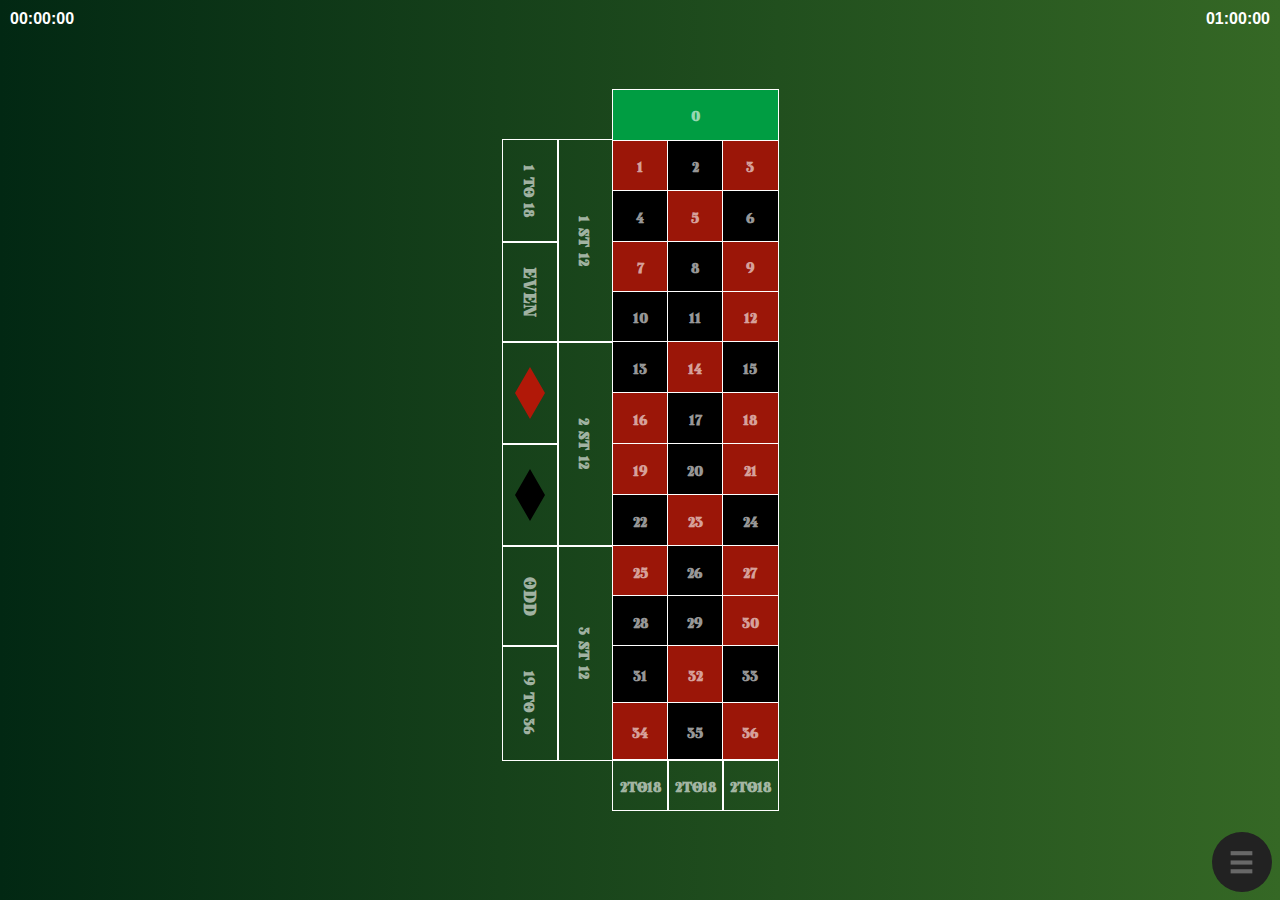
<file: index.html>
<!DOCTYPE html>
<html lang="en">
<head>
    <meta charset="UTF-8">
    <meta http-equiv="X-UA-Compatible" content="IE=edge">
    <meta name="viewport" content="width=device-width, initial-scale=1.0">
    <link rel="stylesheet" href="css/mobile.css">
    <link rel="stylesheet" href="css/screen.css">
    <link rel="stylesheet" href="css/classes.css">
    <link rel="stylesheet" href="css/animations.css">
    <title>Document</title>
</head>
<body>

    <div class="absolute t-white top10 left10" id="div_t1">00:00:00</div>
    <div class="absolute t-white top10 right10" id="div_t2">01:00:00</div>

    <div class="center-full">
        <div class="screen">

            <!-- roleta -->
            <!-- <div class="fixed w-400 h-400 o-hidden bg-red"> -->
            <div class="none fixed bottom h-full w-full j-center i-center z-3" id="roullete_group">
                <div class="w-500 m-auto max-w-full h-500 max-h-full relative flex j-center i-center">
                    <!-- <img class="absolute w-full h-full" src='imgs/svg/roleta-0.svg' style="transform: translateY(-100px)"> parte de trás -->
                    <!-- <div class="absolute bg-red" style="transform: translateY(-100px);width: 50%;height: 300px; background-image: url('imgs/jpg/back_wood_2.jpg'); "></div> -->
                    <img class="absolute w-full max-w-full" src='imgs/png/roullete-1.png'> <!-- roleta fora -->
                    <div class="rotate-7 w-full h-full flex j-center i-center relative" id="div_roullete">
                        <img class="w-full absolute" src='imgs/png/roullete-2.png' id="img_roleta_numbers">
                        <img class="absolute m-auto left right bottom top fall shadow" width="15px" class="z-3" id="img_ball" src="imgs/png/ball_2.png">
                    </div>
                </div>

                <!-- history -->
                <div class="flex j-center">
                    <div class="historic" id="historic" style="padding: 0px; height: 0px;">
                        <!-- <div class="ball ball-black">2</div>
                        <div class="ball ball-red">3</div>
                        <div class="ball ball-red">4</div>
                        <div class="ball ball-black">5</div>
                        <div class="ball ball-red">5</div>
                        <div class="ball ball-red">6</div>
                        <div class="ball ball-red">7</div> -->
                    </div>
                </div>

            </div>




            <!-- comeco mesa -->

            <div style="margin: auto; " class="m-w-full max-h-full">
                <div class="grid grid-col-5 max-w-90p gap-0 transition" style="width: 100%; max-width: 100% ; height: 80vh; " id="div_table" >

                    <div n="dozen1" onmouseout="render.blinkOut()" onmouseover="render.blink('dozen1')" class="vert square cs-2 rs-2 re-5">1 st 12</div>
                    <div n="to18" onmouseout="render.blinkOut()" onmouseover="render.blink('to18')" class="vert square cs-1 rs-2 re-3">1 to 18</div>
                    <div n="even" onmouseout="render.blinkOut()" onmouseover="render.blink('even')" class="vert square cs-1 rs-4 re-5">EVEN</div>
                    <div n="dozen2" onmouseout="render.blinkOut()" onmouseover="render.blink('dozen2')" class="vert square cs-2 rs-6 re-9">2 st 12</div>
                    <div n="black" onmouseout="render.blinkOut()" onmouseover="render.blink('black')" class="vert square cs-1 rs-8 re-9"> <img width="30px" src="imgs/svg/triangle-black.svg"> </div>
                    <div n="red" onmouseout="render.blinkOut()" onmouseover="render.blink('red')" class="vert square cs-1 rs-6 re-7"> <img width="30px" src="imgs/svg/triangle-red.svg"> </div>
                    <div n="dozen3" onmouseout="render.blinkOut()" onmouseover="render.blink('dozen3')" class="vert square cs-2 rs-10 re-13">3 st 12</div>
                    <div n="odd" onmouseout="render.blinkOut()" onmouseover="render.blink('odd')" class="vert square cs-1 rs-10 re-11">ODD</div>
                    <div n="to36" onmouseout="render.blinkOut()" onmouseover="render.blink('to36')" class="vert square cs-1 rs-12 re-13">19 to 36</div>
                    
                    <div n="0" class="square green cs-3 ce-6 relative">0</div>
                    <div to18   dozen1  col1    red       odd      n="1"     class="square cs-3">1</div>
                    <div to18   dozen1  col2    black     even     n="2"     class="square">2</div>
                    <div to18   dozen1  col3    red       odd      n="3"     class="square">3</div>
                    <div to18   dozen1  col1    black     even     n="4"     class="square">4</div>
                    <div to18   dozen1  col2    red       odd      n="5"     class="square">5</div>
                    <div to18   dozen1  col3    black     even     n="6"     class="square">6</div>
                    <div to18   dozen1  col1    red       odd      n="7"     class="square">7</div>
                    <div to18   dozen1  col2    black     even     n="8"     class="square">8</div>
                    <div to18   dozen1  col3    red       odd      n="9"     class="square">9</div>
                    <div to18   dozen1  col1    black     even     n="10"    class="square">10</div>
                    <div to18   dozen1  col2    black     odd      n="11"    class="square">11</div>
                    <div to18   dozen1  col3    red       even     n="12"    class="square">12</div>
                    <div to18   dozen2  col1    black     odd      n="13"    class="square">13</div>
                    <div to18   dozen2  col2    red       even     n="14"    class="square">14</div>
                    <div to18   dozen2  col3    black     odd      n="15"    class="square">15</div>
                    <div to18   dozen2  col1    red       even     n="16"    class="square">16</div>
                    <div to18   dozen2  col2    black     odd      n="17"    class="square">17</div>
                    <div to18   dozen2  col3    red       even     n="18"    class="square">18</div>
                    <div to36   dozen2  col1    red       odd      n="19"    class="square">19</div>
                    <div to36   dozen2  col2    black     even     n="20"    class="square">20</div>
                    <div to36   dozen2  col3    red       odd      n="21"    class="square">21</div>
                    <div to36   dozen2  col1    black     even     n="22"    class="square">22</div>
                    <div to36   dozen2  col2    red       odd      n="23"    class="square">23</div>
                    <div to36   dozen2  col3    black     even     n="24"    class="square">24</div>
                    <div to36   dozen3  col1    red       odd      n="25"    class="square">25</div>
                    <div to36   dozen3  col2    black     even     n="26"    class="square">26</div>
                    <div to36   dozen3  col3    red       odd      n="27"    class="square">27</div>
                    <div to36   dozen3  col1    black     even     n="28"    class="square">28</div>
                    <div to36   dozen3  col2    black     odd      n="29"    class="square">29</div>
                    <div to36   dozen3  col3    red       even     n="30"    class="square">30</div>
                    <div to36   dozen3  col1    black     odd      n="31"    class="square">31</div>
                    <div to36   dozen3  col2    red       even     n="32"    class="square">32</div>
                    <div to36   dozen3  col3    black     odd      n="33"    class="square">33</div>
                    <div to36   dozen3  col1    red       even     n="34"    class="square">34</div>
                    <div to36   dozen3  col2    black     odd      n="35"    class="square">35</div>
                    <div to36   dozen3  col3    red       even     n="36"    class="square">36</div>

                    <div n="col1" onmouseout="render.blinkOut()" onmouseover="render.blink('col1')" class="square cs-3">2to18</div>
                    <div n="col2" onmouseout="render.blinkOut()" onmouseover="render.blink('col2')" class="square">2to18</div>
                    <div n="col3" onmouseout="render.blinkOut()" onmouseover="render.blink('col3')" class="square">2to18</div>

                </div>
            </div>
            

            <!-- message win -->
            <!-- 
            <div class="alert fade-in">
                <div class="alert-in zoom-in">
                    <p>Ganhou</p>
                    <h1>U$ 1000,00</h1>
                </div>
            </div>
            -->

            <footer id="footer" class="footer fixed bottom transition ty100 z-2">
                
                <!-- buttons -->
                <div class="footer-line j-around flex">
                    <div class="zoom" onclick="render.coinRemoveLast()">
                        <img src="imgs/svg/btn-back.svg" width="50px">    
                        <p class="font-style-1">UNDO</p>
                    </div>
                    <div class="zoom" onclick="render.coinRemoveAll()">
                        <img src="imgs/svg/btn-clean.svg" width="50px">    
                        <p class="font-style-1">CLEAR</p>
                    </div>
                    <div class="">
                        <div id="div_chosen" class="chosen chosen-red">36</div>
                        <p class="font-style-1" style="margin: 5px 0px">ESCOLHA</p>
                    </div>
                    <div class="zoom" onclick="render.play(parseInt(Math.random()*36))">
                        <img src="imgs/svg/btn-play.svg" width="50px">    
                        <p class="font-style-1">PLAY</p>
                    </div>
                    <div class="zoom" onclick="render.menuHide()">
                        <img src="imgs/svg/btn-close.svg" width="50px">    
                        <p class="font-style-1">CLOSE</p>
                    </div>
                </div>

                <!-- coins choices -->

                <div class="footer-line">
                    <div class="flex j-center m-auto gap-5 flex-wrap">
                        <img draggable="false" id="coin1"    onclick="Audios.select2(); render.coinAdd(1)" class="zoom" style="width: 50px;" src="imgs/svg/coin-1.svg">
                        <img draggable="false" id="coin5"    onclick="Audios.select2(); render.coinAdd(5)" class="zoom" style="width: 50px;" src="imgs/svg/coin-5.svg">
                        <img draggable="false" id="coin10"   onclick="Audios.select2(); render.coinAdd(10)" class="zoom" style="width: 50px;" src="imgs/svg/coin-10.svg">
                        <img draggable="false" id="coin25"   onclick="Audios.select2(); render.coinAdd(25)" class="zoom" style="width: 50px;" src="imgs/svg/coin-25.svg">
                        <img draggable="false" id="coin50"   onclick="Audios.select2(); render.coinAdd(50)" class="zoom" style="width: 50px;" src="imgs/svg/coin-50.svg">
                        <img draggable="false" id="coin100"  onclick="Audios.select2(); render.coinAdd(100)" class="zoom" style="width: 50px;" src="imgs/svg/coin-100.svg">
                        <img draggable="false" id="coin500"  onclick="Audios.select2(); render.coinAdd(500)" class="zoom" style="width: 50px;" src="imgs/svg/coin-500.svg">
                        <img draggable="false" id="coin1000" onclick="Audios.select2(); render.coinAdd(1000)" class="zoom" style="width: 50px;" src="imgs/svg/coin-1000.svg">
                    </div>
                </div>

                 <!-- coins receive -->
                <div id="coins_left" class="flex o-hidden" style="height: 100px; padding: 1em">
                    <!-- <div id="coins_left" class="flex bg-gray w-full" style="height: 100px; padding: 1em; position: fixed;"> -->
                    <img id="coin0" style="width: 50px;" src="imgs/svg/coin-0.svg">
                </div>

              
                <!-- footer -->
                <div class="footer-end">
                    <div class="left">
                        <p class="t-blue-1">SEU SALDO</p>
                        <h1 id="div_balance" class="t-gray-1">U$ 500,00</h1>
                    </div>
                    <div class="right">
                        <p class="t-blue-1">APOSTA</p>
                        <h1 id="div_bet" class="t-gray-1">U$ 0,00</h1>
                    </div>
                </div>
            </footer>
        </div>
    </div>

    <img onclick="render.menuShow()" id="btn_float_menu" src='imgs/svg/btn-menu.svg'>

    <script src="js/js.js"></script>
    <script src="js/Connection.js"></script>
    <script src="js/Objects.js"></script>
    <script src="js/Game.js"></script>
    <script src="js/Render.js"></script>
    <script src="js/Users.js"></script>
    <script src="js/Time.js"></script>
    <script src="js/Start.js"></script>


</body>
</html>
</file>
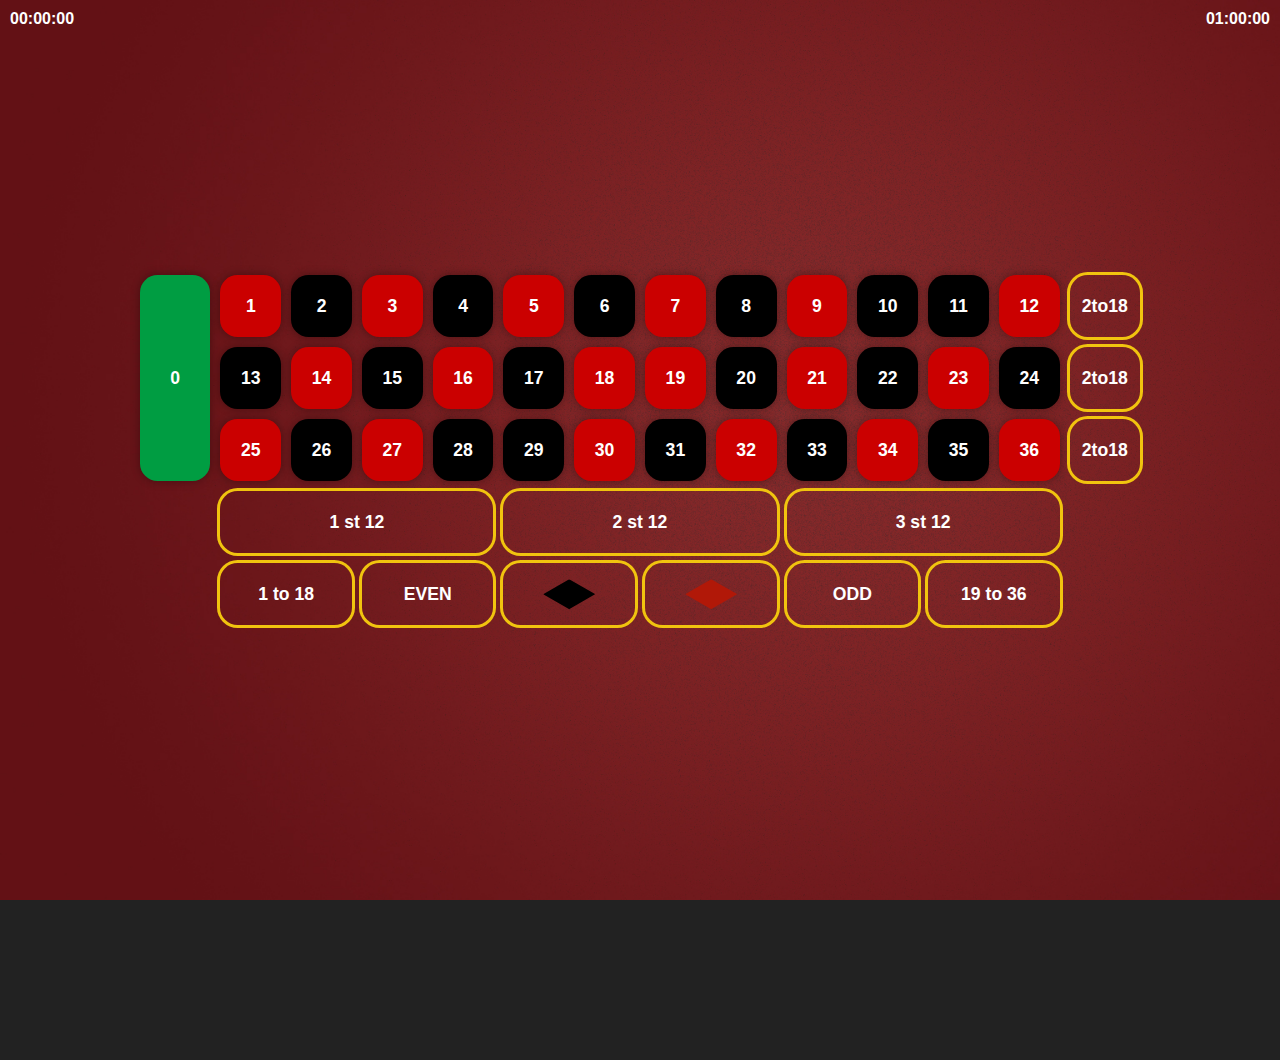
<file: roullete2/index.html>
<!DOCTYPE html>
<html lang="en">
<head>
    <meta charset="UTF-8">
    <meta http-equiv="X-UA-Compatible" content="IE=edge">
    <meta name="viewport" content="width=device-width, initial-scale=1.0">
    <link rel="stylesheet" href="css/mobile.css">
    <link rel="stylesheet" href="css/screen.css">
    <link rel="stylesheet" href="css/classes.css">
    <link rel="stylesheet" href="css/animations.css">
    <title>Document</title>
</head>
<body>

    <div class="rotate-mobile" id="rotate_mobile" style="display:none">
        <h4>Rotate your mobile to horizontal screen</h4>
        <img src="imgs/jpg/rotate.jpg">
    </div>
    
    

    <div class="absolute t-white top10 left10" id="div_t1">00:00:00</div>
    <div class="absolute t-white top10 right10" id="div_t2">01:00:00</div>

    <div class="center-full">
        
        <div class="screen" id="div_screen">

            <!-- roleta -->
            <div id="roullete_group" class="flex none">

                <div class="roulette">
                    <img class="absolute w-full max-w-full" src='imgs/png/roullete-1.png'> <!-- roleta fora -->
                    <div class="rotate-7 w-full h-full flex j-center i-center relative absolute top-0" id="div_roullete">
                        <img class="w-full absolute" src='imgs/png/roullete-2.png' id="img_roleta_numbers">
                        <img class="absolute m-auto left right bottom top fall shadow" width="15px" class="z-3" id="img_ball" src="imgs/png/ball_2.png">
                    </div>
                </div>

                <!-- history -->
                <div class="flex j-center">
                    <!-- <div class="historic" id="historic" style="padding: 0px; height: 0px;"> -->
                    <div class="historic" id="historic" style="padding: 10px; height: 70px; transition: all 0.5s ease 0s;">
                    <!-- <div class="historic" id="historic" style="padding: 10px; height: 70px;"> -->
                        <!-- <div class="ball ball-black">2</div>
                        <div class="ball ball-red">3</div>
                        <div class="ball ball-red">4</div>
                        <div class="ball ball-black">5</div>
                        <div class="ball ball-red">5</div>
                        <div class="ball ball-red">6</div>
                        <div class="ball ball-red">7</div> -->
                    </div>
                </div>
                
            </div>




            <!-- comeco mesa -->

            <div class="div_table">
                <div class="grid grid-col-14 grid-row-5 transition" id="div_table" >

                    <div n="dozen1"  onmouseout="render.blinkOut()" onmouseover="render.blink('dozen1')"   class="square square-border rs-4 cs-2 ce-6">1 st 12</div>
                    <div n="to18"    onmouseout="render.blinkOut()" onmouseover="render.blink('to18')"     class="square square-border rs-5 cs-2 ce-4">1 to 18</div>
                    <div n="even"    onmouseout="render.blinkOut()" onmouseover="render.blink('even')"     class="square square-border rs-5 cs-4 ce-6">EVEN</div>
                    <div n="dozen2"  onmouseout="render.blinkOut()" onmouseover="render.blink('dozen2')"   class="square square-border rs-4 cs-6 ce-10">2 st 12</div>
                    <div n="black"   onmouseout="render.blinkOut()" onmouseover="render.blink('black')"    class="square square-border rs-5 cs-6 ce-8"> <img width="30px" src="imgs/svg/triangle-black.svg"> </div>
                    <div n="red"     onmouseout="render.blinkOut()" onmouseover="render.blink('red')"      class="square square-border rs-5 cs-8 ce-10"> <img width="30px" src="imgs/svg/triangle-red.svg"> </div>
                    <div n="dozen3"  onmouseout="render.blinkOut()" onmouseover="render.blink('dozen3')"   class="square square-border rs-4 cs-10 ce-14">3 st 12</div>
                    <div n="odd"     onmouseout="render.blinkOut()" onmouseover="render.blink('odd')"      class="square square-border rs-5 cs-10 ce-12">ODD</div>
                    <div n="to36"    onmouseout="render.blinkOut()" onmouseover="render.blink('to36')"     class="square square-border rs-5 cs-12 ce-14">19 to 36</div>
                    
                    <div n="0" class="square green relative cs-1 rs-1 re-3 col-2">0</div>
                    <div to18   dozen1  col1    red       odd      n="1"     class="square">1</div>
                    <div to18   dozen1  col1    black     even     n="2"     class="square">2</div>
                    <div to18   dozen1  col1    red       odd      n="3"     class="square">3</div>
                    <div to18   dozen1  col1    black     even     n="4"     class="square">4</div>
                    <div to18   dozen2  col1    red       odd      n="5"     class="square">5</div>
                    <div to18   dozen2  col1    black     even     n="6"     class="square">6</div>
                    <div to18   dozen2  col1    red       odd      n="7"     class="square">7</div>
                    <div to18   dozen2  col1    black     even     n="8"     class="square">8</div>
                    <div to18   dozen3  col1    red       odd      n="9"     class="square">9</div>
                    <div to18   dozen3  col1    black     even     n="10"    class="square">10</div>
                    <div to18   dozen3  col1    black     odd      n="11"    class="square">11</div>
                    <div to18   dozen3  col1    red       even     n="12"    class="square">12</div>
                    <div to18   dozen1  col2    black     odd      n="13"    class="square">13</div>
                    <div to18   dozen1  col2    red       even     n="14"    class="square">14</div>
                    <div to18   dozen1  col2    black     odd      n="15"    class="square">15</div>
                    <div to18   dozen1  col2    red       even     n="16"    class="square">16</div>
                    <div to18   dozen2  col2    black     odd      n="17"    class="square">17</div>
                    <div to18   dozen2  col2    red       even     n="18"    class="square">18</div>
                    <div to36   dozen2  col2    red       odd      n="19"    class="square">19</div>
                    <div to36   dozen2  col2    black     even     n="20"    class="square">20</div>
                    <div to36   dozen3  col2    red       odd      n="21"    class="square">21</div>
                    <div to36   dozen3  col2    black     even     n="22"    class="square">22</div>
                    <div to36   dozen3  col2    red       odd      n="23"    class="square">23</div>
                    <div to36   dozen3  col2    black     even     n="24"    class="square">24</div>
                    <div to36   dozen1  col3    red       odd      n="25"    class="square">25</div>
                    <div to36   dozen1  col3    black     even     n="26"    class="square">26</div>
                    <div to36   dozen1  col3    red       odd      n="27"    class="square">27</div>
                    <div to36   dozen1  col3    black     even     n="28"    class="square">28</div>
                    <div to36   dozen2  col3    black     odd      n="29"    class="square">29</div>
                    <div to36   dozen2  col3    red       even     n="30"    class="square">30</div>
                    <div to36   dozen2  col3    black     odd      n="31"    class="square">31</div>
                    <div to36   dozen2  col3    red       even     n="32"    class="square">32</div>
                    <div to36   dozen3  col3    black     odd      n="33"    class="square">33</div>
                    <div to36   dozen3  col3    red       even     n="34"    class="square">34</div>
                    <div to36   dozen3  col3    black     odd      n="35"    class="square">35</div>
                    <div to36   dozen3  col3    red       even     n="36"    class="square">36</div>

                    <div n="col1" onmouseout="render.blinkOut()" onmouseover="render.blink('col1')" class="square square-border rs-1 cs-14 col-2"><p>2to18</p></div>
                    <div n="col2" onmouseout="render.blinkOut()" onmouseover="render.blink('col2')" class="square square-border rs-2 cs-14 col-2"><p>2to18</p></div>
                    <div n="col3" onmouseout="render.blinkOut()" onmouseover="render.blink('col3')" class="square square-border rs-3 cs-14 col-2"><p>2to18</p></div>

                </div>
            </div>
            

            <!-- message win -->
            <!-- 
            <div class="alert fade-in">
                <div class="alert-in zoom-in">
                    <p>Ganhou</p>
                    <h1>U$ 1000,00</h1>
                </div>
            </div>
            -->

            <!-- <div class="back" style="display: none"></div> -->

            <!-- footer -->
            <div id="footer_end" class="footer-end -ty100">
                <div class="left">
                    <p class="t-blue-1">SEU SALDO</p>
                    <h1 id="div_balance" class="t-gray-1">U$ 500,00</h1>
                </div>
                <div class="right">
                    <p class="t-blue-1">APOSTA</p>
                    <h1 id="div_bet" class="t-gray-1">U$ 0,00</h1>
                </div>
            </div>

            <footer id="footer" class="transition ty100 z-2">
                
                
                <div class="footer-line-2 ">
                    <div class="flex j-center m-auto gap-5 flex-wrap" style="gap: 1em">
                        <img draggable="false" id="coin1"    onclick="Audios.select2(); render.coinAdd(1)" class="coin" src="imgs/png2/coin-1.png">
                        <img draggable="false" id="coin5"    onclick="Audios.select2(); render.coinAdd(5)" class="coin" src="imgs/png2/coin-5.png">
                        <img draggable="false" id="coin10"   onclick="Audios.select2(); render.coinAdd(10)" class="coin" src="imgs/png2/coin-10.png">
                        <img draggable="false" id="coin25"   onclick="Audios.select2(); render.coinAdd(25)" class="coin" src="imgs/png2/coin-25.png">
                        <img draggable="false" id="coin50"   onclick="Audios.select2(); render.coinAdd(50)" class="coin" src="imgs/png2/coin-50.png">
                        <img draggable="false" id="coin100"  onclick="Audios.select2(); render.coinAdd(100)" class="coin" src="imgs/png2/coin-100.png">
                        <img draggable="false" id="coin500"  onclick="Audios.select2(); render.coinAdd(500)" class="coin" src="imgs/png2/coin-500.png">
                        <img draggable="false" id="coin1000" onclick="Audios.select2(); render.coinAdd(1000)" class="coin" src="imgs/png2/coin-1000.png">
                    </div>
                </div>

                <!-- <div style="width: 100%; height: 23px; background-image: url('imgs/png2/table1.png'); box-shadow: 0px -5px 10px #00000055"></div> -->
                
                <!-- buttons -->
                <div class="footer-line j-around flex">

                    <!-- coins receive -->
                    <div id="coins_left" class="">
                        <img id="coin0" style="width: 50px;" src="imgs/svg/coin-0.svg">
                        <p class="font-style-1">UNDO</p>
                    </div>
                    
                    <div class="zoom" onclick="render.coinRemoveAll()">
                        <img src="imgs/svg/btn-clean.svg" width="50px">    
                        <p class="font-style-1">CLEAR</p>
                    </div>
                    
                    <div class="zoom" onclick="render.play(parseInt(Math.random()*36))" style="transform: translateY(-40px)"  >
                    <!-- <div class="zoom" onclick="render.play(3)" style="transform: translateY(-40px)"  > -->
                        <img src="imgs/svg/btn-play.svg" width="50px">    
                        <p class="font-style-1">PLAY</p>
                    </div>

                    <div class="">
                        <div id="div_chosen" class="chosen chosen-red">36</div>
                        <p class="font-style-1" style="margin: 5px 0px">ESCOLHA</p>
                    </div>
                    
                    <div class="zoom" onclick="render.menuHide()">
                        <img src="imgs/svg/btn-close.svg" width="50px">    
                        <p class="font-style-1">CLOSE</p>
                    </div>
                </div>

            </footer>


        </div>
    </div>

    <!-- <img onclick="render.menuShow()" id="btn_float_menu" src='imgs/svg/btn-menu.svg'> -->
    <img class="pulse" onclick="render.menuShow()" id="btn_float_menu" src='imgs/png/bet.png' style="display: none;">

    <!-- <script src="js/Connection.js"></script> -->
    <script src="js/Objects.js"></script>
    <script src="js/Game.js"></script>
    <script src="js/Render.js"></script>
    <script src="js/Users.js"></script>
    <script src="js/Time.js"></script>
    <script src="js/Start.js"></script>

    <!-- <script>render.message_win('Earn', 'U$ 200')</script> -->

</body>
</html>
</file>
<file: css/mobile.css>
@media (max-width:1000px){
    .chosen{
        max-width: 50px;
    }    
}
</file>
<file: css/screen.css>
@font-face {
    font-family: 'poker';
    src: url('../fonts/poker.otf');
}


*{
    box-sizing: border-box;
    padding: 0px;
    margin: 0px;
    font-family: 'Segoe UI', Tahoma, Geneva, Verdana, sans-serif;
    font-weight: bold;
}

body{
    background-color: #222;
    overflow: hidden;

    font-family: 'poker';
    font-family: 'Segoe UI', Tahoma, Geneva, Verdana, sans-serif;
    /* background-image: url("../imgs/jpg/back_table.jpg"); */
    /* background: url("imgs/jpg/back.jpg"); */
    /* background-size: cover; */

}

.center-full{
    width: 100%;
    height: 100vh;
    display: flex;
    justify-content: center;
    align-items: center;
}

.screen{
    width: 100%;
    max-width: 100%;
    height: 1920px;
    max-height: 100%;
    /* background-color: #e74c3c; */
    background-image: linear-gradient(90deg, #022813 , #356825);
    resize: both;
    display: flex;
    flex-direction: column;
    justify-content: space-between;
    /* background-image: url("../imgs/jpg/back.jpg"); */
    /* background-image: url("../imgs/jpg/back_table.jpg"); */
    
}

/* alert */

.alert{
    width: 100%;
    height: 100%;
    background-color: #00000055;
    position: fixed;
    top: 0px;
    left: 0px;
    display: flex;
    justify-content: center;
    align-items: center;
}

.alert .alert-in{
    padding: 1.5em 2em;
    border-radius: 0.4em;
    background-image: linear-gradient(#56C84A, #2B6B2F);
    color: white;
    text-shadow: 0px 0px 3px #00000055;
    box-shadow: 5px 5px 10px #00000055;
}

/* table */

.img_table{
    max-width: 100%;
    max-height: 100vh;
    padding: 1em;
}

/* footer */

.footer{
    width: 100%;
    background-color: #222222;
}

.footer-end{
    display: flex;
    justify-content: space-between;
    color: white;
    padding:1.2em;
    background-color: #101010;
    font-weight: bold;
}

.footer-end p{ font-size: 9pt; }
.footer-end h1{ font-size: 17pt; }

.footer-end .right{
    text-align: right;
}

.footer .footer-line{ 
    display: flex;
    padding: 1em;
    gap: 0.2em;
    text-align: center;
}

.roulette-group-off          { animation: fade-out 1s forwards cubic-bezier(0, 0.29, 0.17, 0.99);  }
.roulette-group-off .roullete{ animation: slide-up 1s forwards cubic-bezier(0, 0.29, 0.17, 0.99);  }

.roulette-group-on{ animation: fade-in 1s forwards; }
.roulette-group-on .roullete{ animation: slide-down 1s forwards; }


.roullete .div_ball .div_ball_in{
    height: 100%;
    padding: 22%;
}

/* #img_ball{ */
    /* max-width : 30px; */
    /* max-height: 30px; */
    /* box-shadow: 0px 0px 0px 5px white; */
/* } */

/* table */

.square{
    /* min-width: 50px; */
    /* min-height: 30px; */
    padding:6px 7px;
    display: flex;
    justify-content: center;
    align-items: center;
    box-shadow: 0px 0px 0px 1px #fff;
    /* border: inset solid 2px #ffffff55; */
    color: white;
    transition: 0.1s;
    font-family: 'poker';
    color: #FFFFFF99;
    /* font-size: large; */
    width: 100%;
    height: 100%;
    cursor: pointer;
    overflow: hidden;
}

div[red]{ background-color: #9b1608 }
div[black]{ background-color: #000000 }

.odd {background: linear-gradient(45deg, #d61d09, #9b1608)}
.even {background: linear-gradient(45deg, #000000, #111111)}

.red{background: #d41f0e}
.green{background: #009d42}
.black{background: black}

/* svg */
text{
    pointer-events: none;
    z-index: -1;
}

g:hover > rect{
    fill: #ffffff11; 
    cursor: pointer;   
    z-index: 10;
    position: relative;
    stroke-width:0px;
    stroke: lime;
}

/* coins */
.coins-left{
    background-color: black;
    position: fixed;
    top: 10px;
    left: 10px;
}

/* chosen */

.chosen{
    /* padding: 10px; */
    display: flex;
    justify-content: center;
    align-items: center;
    width: 100px;
    min-width: min-content;
    height: 50px;
    border: solid 4px #707070;
    /* box-shadow: 2px 2px 0px black; */
    color: #b9c6ba;
    border-radius: 0.5em;
    /* background-image: linear-gradient(#56C84A, #2B6B2F); */
}
/* border: solid 4px #347e32; */
.chosen-red{background-color: #7d0602; border: solid 4px #360908;}
.chosen-black{background-color: #000000; border: solid 4px #111111;}
.chosen-green{background-color: #133d19; border: solid 4px #347e32;}

/* float menu */
#btn_float_menu{
    position: fixed;
    bottom: 0.5em;
    right: 0.5em;
    width: 60px;
    /* float: -1; */
    cursor: pointer;
}

#coins_left{
    width: 100%;
    overflow: hidden;
}

/* vertical */
.vert{writing-mode: vertical-rl;}

.historic{
    width: 310px;
    max-width: 100%;
    border-radius: 30px;
    display: inline-flex;
    gap: 10px;
    flex-direction: row-reverse;
    margin: auto;
    background: #356825;
    overflow: hidden;
    background-color: #531a00;
    padding:10px;
    background: url('../imgs/jpg/back_wood_2.jpg');
    box-shadow: 0px 0px 5px black;
    transition: 0.5s;
}

.historic div{
    border-radius: 100%;
    height: 50px;
    justify-content: center;
    align-items: center;
    display: flex;
    width: 50px;
    flex:none;
    /* box-shadow: 0px 0px 0px 5px white; */
}

.historic div:first-child{
    animation: to-50 0.5s, zoom-out 0.5s;   
    box-shadow: 0px 0px 0px 5px white;
}

.historic div:nth-child(n+2){
    transform: scale(0.8);
    opacity: 0.5;
    
}

.historic .ball{color: #00000055; color: white;}
.historic .ball-red{background: linear-gradient(#a90015, #6d000a)}
.historic .ball-black{background: linear-gradient(#383934, #141311)}
</file>
<file: css/classes.css>
/* background colors */
.bg-red{background-color: #e74c3c;}
.bg-green{background-color: #27ae60;}
.bg-blue{background-color: #2980b9;}
.bg-orange{background-color: #e67e22;}
.bg-purple{background-color: #8e44ad;}
.bg-gray{background-color: #2d3436;}

/* text color */
.t-blue-1{ color: #0B887F; }
.t-gray-1{ color: #5A5A5A; }
.t-white{color: white;}
.t-black{color: black;}

/* fonts */
.font-style-1{
    font-size: 9pt;
    color: #0B887F;
}

.m-auto{margin: auto;}

.p-1{padding: 10px;}
.p-2{padding: 20px;}
.p-3{padding: 30px;}
.p-4{padding: 40px;}
.p-5{padding: 50px;}

.h-10p{height: 10%;}
.h-20p{height: 20%;}
.h-30p{height: 30%;}
.h-40p{height: 40%;}
.h-50p{height: 50%;}

.h-10{height: 5em;}

/* display */
.flex{display: flex;}
.none{display: none;}

.flex-wrap{flex-wrap: wrap}

.i-center  { align-items: center;}
.i-end  { align-items: flex-end;}
.i-start  { align-items: flex-start;}
.i-stretch  { align-items: stretch;}

.j-center  { justify-content: center; }
.j-between { justify-content: space-between; }
.j-around  { justify-content: space-around; }
.j-evenly  { justify-content: space-evenly; }

.absolute{position: absolute;}
.relative{position: relative;}
.fixed{position: fixed;}

.top{top: 0px;}
.left{left: 0px;}
.right{right: 0px;}
.bottom{bottom: 0px;}

.top10{top: 10px;}
.left10{left: 10px;}
.right10{right: 10px;}
.bottom10{bottom: 10px;}

.w-full{width: 100%;}
.h-full{height: 100%;}

.m-auto{margin: auto;}

.w-10{width: 10px;}
.w-20{width: 20px;}
.w-30{width: 30px;}
.w-40{width: 40px;}
.w-50{width: 50px;}
.w-60{width: 60px;}
.w-70{width: 70px;}
.w-80{width: 80px;}
.w-90{width: 90px;}

.w-100{width: 100px;}
.w-200{width: 200px;}
.w-300{width: 300px;}
.w-400{width: 400px;}
.w-500{width: 500px;}
.w-570{width: 570px;}

.w-10p{width: 10%;}
.w-20p{width: 20%;}
.w-30p{width: 30%;}
.w-40p{width: 40%;}
.w-50p{width: 50%;}
.w-60p{width: 60%;}
.w-70p{width: 70%;}
.w-80p{width: 80%;}
.w-90p{width: 90%;}

.max-w-10p{max-width: 10%;}
.max-w-20p{max-width: 20%;}
.max-w-30p{max-width: 30%;}
.max-w-40p{max-width: 40%;}
.max-w-50p{max-width: 50%;}
.max-w-60p{max-width: 60%;}
.max-w-70p{max-width: 70%;}
.max-w-80p{max-width: 80%;}
.max-w-90p{max-width: 90%;}
.max-w-full{max-width: 90%;}

.h-100{height: 100px;}
.h-200{height: 200px;}
.h-300{height: 300px;}
.h-400{height: 400px;}
.h-500{height: 500px;}
.h-570{height: 570px;}


.h-10p{height: 10%;}
.h-20p{height: 20%;}
.h-30p{height: 30%;}
.h-40p{height: 40%;}
.h-50p{height: 50%;}
.h-60p{height: 60%;}
.h-70p{height: 70%;}
.h-80p{height: 80%;}
.h-90p{height: 90%;}

.max-h-10p{max-height: 10%;}
.max-h-20p{max-height: 20%;}
.max-h-30p{max-height: 30%;}
.max-h-40p{max-height: 40%;}
.max-h-50p{max-height: 50%;}
.max-h-60p{max-height: 60%;}
.max-h-70p{max-height: 70%;}
.max-h-80p{max-height: 80%;}
.max-h-90p{max-height: 90%;}
.max-h-full{max-height: 90%;}

.o-hidden{overflow: hidden;}

/* gap */

.gap-1{gap: 10px;}
.gap-2{gap: 20px;}
.gap-3{gap: 30px;}
.gap-4{gap: 40px;}
.gap-5{gap: 50px;}
.gap-6{gap: 60px;}
.gap-7{gap: 70px;}
.gap-8{gap: 80px;}
.gap-9{gap: 90px;}

.-ty10p{transform: translateY(-10%);}
.-ty20p{transform: translateY(-20%);}
.-ty30p{transform: translateY(-30%);}
.-ty40p{transform: translateY(-40%);}
.-ty50p{transform: translateY(-50%);}
.-ty60p{transform: translateY(-60%);}
.-ty70p{transform: translateY(-70%);}
.-ty80p{transform: translateY(-80%);}
.-ty90p{transform: translateY(-90%);}
.-ty100{transform: translateY(-100%);}

.ty100{transform: translateY(100%);}
.ty0{transform: translateY(0%);}

.transition{
    transition: 0.5s cubic-bezier(0.12, 0.91, 0.55, 1.01); 
}

.z-1{z-index: 1;}
.z-2{z-index: 2;}
.z-3{z-index: 3;}
.z-4{z-index: 4;}
.z-5{z-index: 5;}
.z-6{z-index: 6;}
.z-7{z-index: 7;}
.z-8{z-index: 8;}
.z-9{z-index: 9;}


.gap-1{gap: 0.1em}
.gap-2{gap: 0.2em}
.gap-3{gap: 0.3em}
.gap-4{gap: 0.4em}
.gap-5{gap: 0.5em}

/* grid */
.grid{display: grid;}

.grid-col-1{grid-template-columns: repeat(1, 1fr);}
.grid-col-2{grid-template-columns: repeat(2, 1fr);}
.grid-col-3{grid-template-columns: repeat(3, 1fr);}
.grid-col-4{grid-template-columns: repeat(4, 1fr);}
.grid-col-5{grid-template-columns: repeat(5, 1fr);}


.rs-1{ grid-row-start: 1; }
.rs-2{ grid-row-start: 2; }
.rs-3{ grid-row-start: 3; }
.rs-4{ grid-row-start: 4; }
.rs-5{ grid-row-start: 5; }
.rs-6{ grid-row-start: 6; }
.rs-7{ grid-row-start: 7; }
.rs-8{ grid-row-start: 8; }
.rs-9{ grid-row-start: 9; }
.rs-10{ grid-row-start: 10; }
.rs-11{ grid-row-start: 11; }
.rs-12{ grid-row-start: 12; }
.rs-13{ grid-row-start: 13; }
.rs-14{ grid-row-start: 14; }
.rs-15{ grid-row-start: 15; }
.rs-16{ grid-row-start: 16; }
.rs-17{ grid-row-start: 17; }
.rs-18{ grid-row-start: 18; }
.rs-19{ grid-row-start: 19; }
.rs-20{ grid-row-start: 20; }
.rs-21{ grid-row-start: 21; }
.rs-22{ grid-row-start: 22; }
.rs-23{ grid-row-start: 23; }
.rs-24{ grid-row-start: 24; }
.rs-25{ grid-row-start: 25; }
.rs-26{ grid-row-start: 26; }
.rs-27{ grid-row-start: 27; }
.rs-28{ grid-row-start: 28; }
.rs-29{ grid-row-start: 29; }
.rs-30{ grid-row-start: 30; }
.rs-31{ grid-row-start: 31; }
.rs-32{ grid-row-start: 32; }
.rs-33{ grid-row-start: 33; }
.rs-34{ grid-row-start: 34; }
.rs-35{ grid-row-start: 35; }
.rs-36{ grid-row-start: 36; }
.rs-37{ grid-row-start: 37; }
.rs-38{ grid-row-start: 38; }
.rs-39{ grid-row-start: 39; }

.re-1{ grid-row-end: 2; }
.re-2{ grid-row-end: 3; }
.re-3{ grid-row-end: 4; }
.re-4{ grid-row-end: 5; }
.re-5{ grid-row-end: 6; }
.re-6{ grid-row-end: 7; }
.re-7{ grid-row-end: 8; }
.re-8{ grid-row-end: 9; }
.re-9{ grid-row-end: 10 }
.re-10{ grid-row-end: 11; }
.re-11{ grid-row-end: 12; }
.re-12{ grid-row-end: 13; }
.re-13{ grid-row-end: 14; }
.re-14{ grid-row-end: 15; }
.re-15{ grid-row-end: 16; }
.re-16{ grid-row-end: 17; }
.re-17{ grid-row-end: 18; }
.re-18{ grid-row-end: 19; }
.re-19{ grid-row-end: 20; }
.re-20{ grid-row-end: 21; }
.re-21{ grid-row-end: 22; }
.re-22{ grid-row-end: 23; }
.re-23{ grid-row-end: 24; }
.re-24{ grid-row-end: 25; }
.re-25{ grid-row-end: 26; }
.re-26{ grid-row-end: 27; }
.re-27{ grid-row-end: 28; }
.re-28{ grid-row-end: 29; }
.re-29{ grid-row-end: 30; }
.re-30{ grid-row-end: 31; }
.re-31{ grid-row-end: 32; }
.re-32{ grid-row-end: 33; }
.re-33{ grid-row-end: 34; }
.re-34{ grid-row-end: 35; }
.re-35{ grid-row-end: 36; }
.re-36{ grid-row-end: 37; }
.re-37{ grid-row-end: 38; }
.re-38{ grid-row-end: 39; }
.re-39{ grid-row-end: 40; }
.re-40{ grid-row-end: 40; }


.cs-1{ grid-column-start: 1; }
.cs-2{ grid-column-start: 2; }
.cs-3{ grid-column-start: 3; }
.cs-4{ grid-column-start: 4; }
.cs-5{ grid-column-start: 5; }
.cs-6{ grid-column-start: 6; }
.cs-7{ grid-column-start: 7; }
.cs-8{ grid-column-start: 8; }
.cs-9{ grid-column-start: 9; }
.cs-10{ grid-column-start: 10; }
.cs-11{ grid-column-start: 11; }
.cs-12{ grid-column-start: 12; }
.cs-13{ grid-column-start: 13; }
.cs-14{ grid-column-start: 14; }
.cs-15{ grid-column-start: 15; }
.cs-16{ grid-column-start: 16; }
.cs-17{ grid-column-start: 17; }
.cs-18{ grid-column-start: 18; }
.cs-19{ grid-column-start: 19; }
.cs-20{ grid-column-start: 20; }
.cs-21{ grid-column-start: 21; }
.cs-22{ grid-column-start: 22; }
.cs-23{ grid-column-start: 23; }
.cs-24{ grid-column-start: 24; }
.cs-25{ grid-column-start: 25; }
.cs-26{ grid-column-start: 26; }
.cs-27{ grid-column-start: 27; }
.cs-28{ grid-column-start: 28; }
.cs-29{ grid-column-start: 29; }
.cs-30{ grid-column-start: 30; }
.cs-31{ grid-column-start: 31; }
.cs-32{ grid-column-start: 32; }
.cs-33{ grid-column-start: 33; }
.cs-34{ grid-column-start: 34; }
.cs-35{ grid-column-start: 35; }
.cs-36{ grid-column-start: 36; }
.cs-37{ grid-column-start: 37; }
.cs-38{ grid-column-start: 38; }
.cs-39{ grid-column-start: 39; }

.ce-1{ grid-column-end: 1; }
.ce-2{ grid-column-end: 2; }
.ce-3{ grid-column-end: 3; }
.ce-4{ grid-column-end: 4; }
.ce-5{ grid-column-end: 5; }
.ce-6{ grid-column-end: 6; }
.ce-7{ grid-column-end: 7; }
.ce-8{ grid-column-end: 8; }
.ce-9{ grid-column-end: 9; }
.ce-10{ grid-column-end: 10; }
.ce-11{ grid-column-end: 11; }
.ce-12{ grid-column-end: 12; }
.ce-13{ grid-column-end: 13; }
.ce-14{ grid-column-end: 14; }
.ce-15{ grid-column-end: 15; }
.ce-16{ grid-column-end: 16; }
.ce-17{ grid-column-end: 17; }
.ce-18{ grid-column-end: 18; }
.ce-19{ grid-column-end: 19; }
.ce-r20{ grid-column-end: 20; }
.ce-r21{ grid-column-end: 21; }
.ce-r22{ grid-column-end: 22; }
.ce-r23{ grid-column-end: 23; }
.ce-r24{ grid-column-end: 24; }
.ce-r25{ grid-column-end: 25; }
.ce-r26{ grid-column-end: 26; }
.ce-r27{ grid-column-end: 27; }
.ce-r28{ grid-column-end: 28; }
.ce-r29{ grid-column-end: 29; }
.ce-r30{ grid-column-end: 30; }
.ce-r31{ grid-column-end: 31; }
.ce-r32{ grid-column-end: 32; }
.ce-r33{ grid-column-end: 33; }
.ce-r34{ grid-column-end: 34; }
.ce-r35{ grid-column-end: 35; }
.ce-r36{ grid-column-end: 36; }
.ce-r37{ grid-column-end: 37; }
.ce-r38{ grid-column-end: 38; }
.ce-r39{ grid-column-end: 39; }

.border-b-none{border-bottom: none;}
.border-t-none{border-top: none;}
.border-l-none{border-left: none;}
.border-r-none{border-right: none;}

.shadow-1{box-shadow: 0 14px 28px rgba(0,0,0,0.25), 0 10px 10px rgba(0,0,0,0.22);}
.shadow-2{box-shadow: 0 3px 6px rgba(0,0,0,0.16), 0 3px 6px rgba(0,0,0,0.23);}
.shadow-3{box-shadow: 0 10px 20px rgba(0,0,0,0.19), 0 6px 6px rgba(0,0,0,0.23);}
.shadow-4{box-shadow: 0 14px 28px rgba(0,0,0,0.25), 0 10px 10px rgba(0,0,0,0.22);}
.shadow-5{box-shadow: 0 19px 38px rgba(0,0,0,0.30), 0 15px 12px rgba(0,0,0,0.22);}

.circle{border-radius: 100%; }
.circle-o{border-radius: 100%; overflow: hidden;}

.zoom{transform: scale(1.2);}
/* .zoom-first:first-child{transform: scale(1.2);} */
</file>
<file: css/animations.css>
.message_information{
    position: fixed;
    top: 5%;
    color: white;
    width: 100%;
    z-index: 10;
    text-align: center;
    font-size: x-large;
    width: 200px;
    left: 0px;
    right: 0px;
    margin: auto;
    text-shadow: 0px 0px 10px black;
    animation: slide-up-2 1s, fade-in 1s, slide-up 1s 2s, fade-out 1s 2s forwards ;
}

/* z-index */
.z-1{z-index: 1;}
.z-2{z-index: 2;}
.z-3{z-index: 3;}
.z-4{z-index: 4;}
.z-5{z-index: 5;}

/* slide */

@keyframes slide-up{
    0%{transform: translateY(0px)}
    100%{transform: translateY(-50px)}
}

@keyframes slide-up-2{
    0%{transform: translateY(50px)}
    100%{transform: translateY(0px)}
}

@keyframes slide-down{
    0%{transform: translateY(-50px)}
    100%{transform: translateY(0px)}
}

/* fade */

@keyframes fade-in{
    0%  {opacity: 0; visibility: visible;}
    100%{opacity: 1;}
}


@keyframes fade-out{
    0%  {opacity: 1; }
    100%{opacity: 0; visibility: hidden;}
}

@keyframes to-50{
    0%  {width: 0px;}
    100%{width: 50px;}
}

/* zoom */

.slide-up{animation: slide-up 0.2s forwards cubic-bezier(0.12, 0.91, 0.55, 1.01);}
.slide-up-2{animation: slide-up-2 0.2s forwards cubic-bezier(0.12, 0.91, 0.55, 1.01);}
.slide-down{animation: slide-down 0.2s forwards cubic-bezier(0.12, 0.91, 0.55, 1.01);}

.zoom-in{animation: zoom-in 0.5s forwards }
.zoom-out{animation: zoom-out 0.5s forwards }

.zoom-in-fade-in{animation: zoom-in 0.5s forwards, fade-in 0.5s forwards }
.zoom-out-fade-in{animation: zoom-out 0.5s forwards, fade-in 0.5s forwards }

.zoom-in-fade-out{animation: zoom-in 0.5s forwards, fade-out 0.5s forwards }
.zoom-out-fade-out{animation: zoom-out 0.5s forwards, fade-out 0.5s forwards }

.fade-in{animation: fade-in 0.5s forwards }
.fade-out{animation: fade-out 0.5s forwards }


.zoom{animation: zoom-out 0.2s forwards      cubic-bezier(0.12, 0.91, 0.55, 1.01);}
.zoom:hover{animation: zoom-in 0.2s forwards cubic-bezier(0.12, 0.91, 0.55, 1.01); cursor: pointer;}

@keyframes zoom-in{
    0%  {transform: scale(1.0);}
    100%{transform: scale(1.2);}
}


@keyframes zoom-out{
    0%  {transform: scale(1.2);}
    100%{transform: scale(1.0);}
}


/* cubic-bezier(0.12, 0.91, 0.55, 1.01); */


/* rotate clock */


.rotate{animation: rotate 7s infinite linear;}
.rotate-1{animation: rotate 1s infinite linear;}
.rotate-1{animation: rotate 2s infinite linear;}
.rotate-2{animation: rotate 2.5s infinite linear;}
.rotate-3{animation: rotate 3s infinite linear;}
.rotate-4{animation: rotate 3.5s infinite linear;}
.rotate-5{animation: rotate 4s infinite linear;}
.rotate-6{animation: rotate 4.5s infinite linear;}
.rotate-7{animation: rotate 5s infinite linear;}
.rotate-8{animation: rotate 5.5s infinite linear;}
.rotate-9{animation: rotate 6s infinite linear;}


.hover\:rotate-180:hover{transform: rotate(180deg);}

@keyframes rotate{
    0%{transform:   rotate(0deg);}
    100%{transform: rotate(360deg);}
}

.waveY{animation: waveY 0.7s forwards;}
.waveX{animation: waveX 0.7s forwards;}

@keyframes waveY{
     0%{transform: translateY( 0px)  }
    10%{transform: translateY(-13px)  }
    20%{transform: translateY( 0px)  }
    30%{transform: translateY(-13px)  }
    40%{transform: translateY( 0px)    }
    50%{transform: translateY(-13px)    }
    60%{transform: translateY( 0px)    }
    70%{transform: translateY(-13px)    }
    80%{transform: translateY( 13px)    }
    90%{transform: translateY(-13px)    }
    95%{transform: translateY(-0px)    }
    97%{transform: translateY(-13px)    }
   100%{transform: translateY( 0px)    }
}

@keyframes waveX{
     0%{transform: translateX( 0px)  }
    10%{transform: translateX(-13px)  }
    20%{transform: translateX( 0px)  }
    30%{transform: translateX(-13px)  }
    40%{transform: translateX( 0px)    }
    50%{transform: translateX(-13px)    }
    60%{transform: translateX( 0px)    }
    70%{transform: translateX(-13px)    }
    80%{transform: translateX( 13px)    }
    90%{transform: translateX(-13px)    }
    95%{transform: translateX(-0px)    }
    97%{transform: translateX(-13px)    }
   100%{transform: translateX( 0px)    }
}

.ty0{transform: translateY(0%);}
.ty10{transform: translateY(10%);}
.ty20{transform: translateY(20%);}
.ty30{transform: translateY(30%);}
.ty40{transform: translateY(40%);}
.ty50{transform: translateY(50%);}

.-ty0{transform: translateY(0%);}
.-ty10{transform: translateY(-10%);}
.-ty20{transform: translateY(-20%);}
.-ty30{transform: translateY(-30%);}
.-ty40{transform: translateY(-40%);}
.-ty50{transform: translateY(-50%);}
</file>
<file: roullete2/css/mobile.css>
@media (max-width:1000px){
    .chosen{
        max-width: 50px;
    }    
}
</file>
<file: roullete2/css/screen.css>
:root{
    --green-1: #356825;
    --green-2: #022813;
    --green-4: #096113;
    
    --green-1: #2ecc71;
    --green-2: #27ae60;


    --gray-1: #222222;
    --gray-2: #101010;
    --gray-3: #FFFFFF99;

    --yellow: #f1c40f;

    --red-1: #811112;
    --red-2: #881d1d;
    --red-3: #ac3834;
    
    --red-1: #8a2b2c;
    --red-2: #631115;
    --red-3: #cb0000;
    
    --beige-1: #cab7a1;

    --white: #fff
}

@font-face {
    font-family: 'poker';
    src: url('../fonts/poker.otf');
}


*{
    box-sizing: border-box;
    padding: 0px;
    margin: 0px;
    font-family: 'Segoe UI', Tahoma, Geneva, Verdana, sans-serif;
    font-weight: bold;
}

body{
    background-color: var(--gray-1);
    overflow: hidden;

    font-family: 'poker';
    font-family: 'Segoe UI', Tahoma, Geneva, Verdana, sans-serif;

}

.center-full{
    width: 100%;
    height: 100vh;
    display: flex;
    justify-content: center;
    align-items: center;
}

.screen{
    width: 100%;
    max-width: 100%;
    height: 1920px;
    max-height: 100%;
    /* background-image: linear-gradient(90deg, var(--red-1) , var(--red-2)); */
    background-image: radial-gradient(var(--red-1) , var(--red-2));
    background-image: url('../imgs/jpg/back5.jpg');
    background-size: cover;

    resize: both;
    display: flex;
    flex-direction: column;
    justify-content: space-between;
    
}

#roullete_group{
    width: 100%;
    /* max-width: 100%; */
    height: 100%;
    /* background-color: red; */
    position: absolute;
    
    top: 0px;
    left: 0px;

    z-index: 5;
    
    background-image: url('../imgs/jpg/back5.jpg');

    display: flex;
    align-items: center;
    justify-content: center;

}

#roullete_group .roulette{
    position: relative;
    height: 400px;
    width: 400px;
    max-height: 90%;
    justify-content: center;
    align-items: center;
    display: flex;
}
/* max-w-full max-h-full relative flex j-center i-center */

.rotate-mobile{
    background-color: white;
    width: 100%;
    height: 100vh;
    position: absolute;
    left: 0px;
    top: 0px;
    z-index: 10;
    display: flex;
    flex-direction: column;
    align-items: center;
    padding: 1em;
    background: url(../imgs/jpg/back5.jpg);
    color: white;
}

.rotate-mobile img{
    width: 300px;
    max-width: 90%;
    filter: invert(1);
    mix-blend-mode: lighten;
    filter: invert(1);
}

.rotate-mobile h4{
    text-align: center;
    font-size: 3em;
}

.back{
    background: url(../imgs/jpg/back5.jpg);
    width: 100%;
    height: 100vh;
    position: fixed;
    top: 0px;
    left: 0px;
    z-index: 3;
    /* background-color: red; */
}

/* alert */

.alert{
    width: 100%;
    height: 100%;
    /* background-color: var(--green-2); */
    /* background-color: #02281355; */
    background-image: url('../imgs/jpg/back5.jpg');
    position: fixed;
    top: 0px;
    left: 0px;
    display: flex;
    justify-content: center;
    align-items: center;
    z-index: 5;
    
}

.alert .alert-in{
    padding: 1.5em 2em;
    border-radius: 0.4em;
    /* background-image: linear-gradient(var(--green-1), var(--green-2)); */
    color: white;
    /* text-shadow: 0px 0px 3px ; */
    /* box-shadow: 5px 5px 10px black; */
}

/* table */

.img_table{
    max-width: 100%;
    max-height: 100vh;
    padding: 1em;
}

/* footer */

.footer{
    width: 100%;
    background-color: var(--red-1);
    /* background-image: linear-gradient((); */
    /* background: url(../imgs/png/back2.png); */
    /* border-radius: 50px 50px 0px 0px; */
    border-top: solid 3px var(--yellow);
    /* 4b2b0b */
    box-shadow: 0px -3px 10px #00000055;
}

.footer-end{
    display: flex;
    align-items: center;
    justify-content: space-between;
    color: white;
    padding:1em;
    font-weight: bold;
    position: absolute;
    top: 0px;
    left: 0px;
    width: 100%;
    background-color: var(--gray-2);
    transition: 0.5s;
    z-index: 3;
}

.footer-end p{ font-size: 9pt; }
.footer-end h1{ font-size: 17pt; }

.footer-end .right{
    text-align: right;
}

.footer .footer-line{ 
    display: flex;
    padding: 1em;
    text-align: center;
}

.footer-line p{
    font-size: 9pt;
    color: var(--yellow);
    text-align: center;
}

.footer-line{
    margin-top: 1em;
    background-color: var(--red-1);
    box-shadow: 0px 0px 3px #00000055;
    border-radius: 1em 1em 0px 0px;
    padding: 10px;
}

.footer-line-2 .coin{
    width: 50px;
    border-radius: 100%;
    cursor: pointer;
    box-shadow: 0px 0px 3px #00000055;
    transform: rotateY(0deg);
}

.footer-line-2 .coin:hover{
    transform: rotateY(0deg);
    box-shadow: 0px 0px 0px 5px var(--red-2);
}

/* .footer-line img{box-shadow: 3px 3px 0px black; border-radius: 100%; transition: 0.5s;} */
/* .footer-line img:hover{box-shadow: 0px 0px 0px black; border-radius: 100%; transition: 0.5s;} */



.roulette-group-off          { animation: fade-out 1s forwards cubic-bezier(0, 0.29, 0.17, 0.99);  }
.roulette-group-off .roullete{ animation: slide-up 1s forwards cubic-bezier(0, 0.29, 0.17, 0.99);  }

.roulette-group-on{ animation: fade-in 1s forwards; }
.roulette-group-on .roullete{ animation: slide-down 1s forwards; }


.roullete .div_ball .div_ball_in{
    height: 100%;
    padding: 22%;
}

.square{
    display: flex;
    justify-content: center;
    align-items: center;
    color: #FFFFFF;
    width: 100%;
    height: 100%;
    cursor: pointer;
    font-size: 1.1rem;
    border-radius: 1em;
    /* box-shadow: 0px 0px 0px 3px var(--yellow); */
    box-shadow: 0px 0px 10px #00000055;
    padding: 0px 0px; 
    transition: 0.3s;
}

.square-border{box-shadow: 0px 0px 0px 3px var(--yellow);}

.div_table{
    height: 100%;
    width: 100%;
    display: flex;
    justify-content: center;
    align-items: center;
    /* background-color: red; */
    padding: 4em 0em;
}



.div_table img{
    transform: rotate(90deg);
}

#div_table{
    max-height: 100%;
    height: 350px;
    /* background-color: red; */
    width: 1000px;
    max-width: 90%;
    gap: 10px;
    z-index: 2;
}

#div_table > div:hover{
    background-color: #ffffff55;
}


.col-2{
    /* padding: 20px; */
    /* background-color: red; */
    width: 4em;
}


/* 

#div_table div{
    border-radius: 10px;
} */



div[red]{ background-color: var(--red-3) }
div[black]{ background-color: #000000 }

.odd {background: linear-gradient(45deg, var(--red-1), var(--red-2))}
.even {background: linear-gradient(45deg, #000000, #111111)}

.red{background: #d41f0e}
.green{background: #009d42}
.black{background: black}

/* svg */
text{
    pointer-events: none;
    z-index: -1;
}

g:hover > rect{
    fill: #ffffff11; 
    cursor: pointer;   
    z-index: 10;
    position: relative;
    stroke-width:0px;
    stroke: lime;
}

/* coins */
.coins-left{
    background-color: black;
    position: fixed;
    top: 10px;
    left: 10px;
}

/* chosen */

.chosen{
    /* padding: 10px; */
    display: flex;
    justify-content: center;
    align-items: center;
    width: 100px;
    min-width: min-content;
    height: 50px;
    border: solid 4px #707070;
    /* box-shadow: 2px 2px 0px black; */
    color: #b9c6ba;
    border-radius: 0.5em;
    /* background-image: linear-gradient(#56C84A, #2B6B2F); */

}
/* border: solid 4px #347e32; */
.chosen-red{background-color: #7d0602; border: solid 4px #360908;}
.chosen-black{background-color: #000000; border: solid 4px #111111;}
.chosen-green{background-color: #133d19; border: solid 4px #347e32;}

/* float menu */
#btn_float_menu{
    position: fixed;
    bottom: 0.5em;
    right: 0.5em;
    /* left: 0px; */
    margin: auto;
    width: 80px;
    /* float: -1; */
    cursor: pointer;
}

#coins_left{
    /* width: 100%; */
    overflow: hidden;
    cursor: pointer;
}

/* vertical */
.vert{writing-mode: vertical-rl;}

#footer{
    /* background-color: var(--red-1); */
    /* padding: 1em; */
    /* box-shadow: 0px 5px 20px #00000099; */
    /* border: solid var(--yellow) 2px; */
    border-bottom: none;
    border-radius: 1em 1em 0px 0px;
    width: 600px;
    /* padding: 1em 1em; */
    margin: auto;
    position: absolute;
    bottom: 0px;
    left: 0px;
    right: 0px;
    z-index: 3;
}

.historic{
    width: 310px;
    max-width: 100%;
    border-radius: 30px;
    display: inline-flex;
    gap: 10px;
    flex-direction: row-reverse;
    margin: auto;
    margin-bottom: 10px;
    background: #356825;
    overflow: hidden;
    background-color: #531a00;
    padding:10px;
    background: url('../imgs/jpg/back_wood_2.jpg');
    box-shadow: 0px 0px 5px black;
    transition: 0.5s;
}

.historic div{
    border-radius: 100%;
    height: 50px;
    justify-content: center;
    align-items: center;
    display: flex;
    width: 50px;
    flex:none;
    /* box-shadow: 0px 0px 0px 5px white; */
}

.historic div:first-child{
    animation: to-50 0.5s, zoom-out 0.5s;   
    box-shadow: 0px 0px 0px 5px white;
}

.historic div:nth-child(n+2){
    transform: scale(0.8);
    opacity: 0.5;
    
}

.historic .ball{color: #00000055; color: white;}
.historic .ball-red{background: linear-gradient(#a90015, #6d000a)}
.historic .ball-black{background: linear-gradient(#383934, #141311)}
</file>
<file: roullete2/css/classes.css>
/* background colors */
.bg-red{background-color: #e74c3c;}
.bg-green{background-color: #27ae60;}
.bg-blue{background-color: #2980b9;}
.bg-orange{background-color: #e67e22;}
.bg-purple{background-color: #8e44ad;}
.bg-gray{background-color: #2d3436;}
.bg-white{background-color: white;}

/* text color */
.t-blue-1{ color: #0B887F; }
.t-gray-1{ color: #5A5A5A; }
.t-white{color: white;}
.t-black{color: black;}

/* fonts */
/* .font-style-1{ font-size: 9pt; color: #0B887F; } */

.m-auto{margin: auto;}

.p-1{padding: 10px;}
.p-2{padding: 20px;}
.p-3{padding: 30px;}
.p-4{padding: 40px;}
.p-5{padding: 50px;}

.h-10p{height: 10%;}
.h-20p{height: 20%;}
.h-30p{height: 30%;}
.h-40p{height: 40%;}
.h-50p{height: 50%;}

.h-10{height: 5em;}

/* display */
.flex{display: flex;}
.none{display: none !important;}

.flex-wrap{flex-wrap: wrap}

.i-center  { align-items: center;}
.i-end  { align-items: flex-end;}
.i-start  { align-items: flex-start;}
.i-stretch  { align-items: stretch;}

.j-center  { justify-content: center; }
.j-between { justify-content: space-between; }
.j-around  { justify-content: space-around; }
.j-evenly  { justify-content: space-evenly; }

.absolute{position: absolute;}
.relative{position: relative;}
.fixed{position: fixed;}

.top{top: 0px;}
.left{left: 0px;}
.right{right: 0px;}
.bottom{bottom: 0px;}

.top10{top: 10px;}
.left10{left: 10px;}
.right10{right: 10px;}
.bottom10{bottom: 10px;}

.w-full{width: 100%;}
.h-full{height: 100%;}

.m-auto{margin: auto;}

.w-10{width: 10px;}
.w-20{width: 20px;}
.w-30{width: 30px;}
.w-40{width: 40px;}
.w-50{width: 50px;}
.w-60{width: 60px;}
.w-70{width: 70px;}
.w-80{width: 80px;}
.w-90{width: 90px;}

.w-100{width: 100px;}
.w-200{width: 200px;}
.w-300{width: 300px;}
.w-400{width: 400px;}
.w-500{width: 500px;}
.w-570{width: 570px;}

.w-10p{width: 10%;}
.w-20p{width: 20%;}
.w-30p{width: 30%;}
.w-40p{width: 40%;}
.w-50p{width: 50%;}
.w-60p{width: 60%;}
.w-70p{width: 70%;}
.w-80p{width: 80%;}
.w-90p{width: 90%;}

.max-w-10p{max-width: 10%;}
.max-w-20p{max-width: 20%;}
.max-w-30p{max-width: 30%;}
.max-w-40p{max-width: 40%;}
.max-w-50p{max-width: 50%;}
.max-w-60p{max-width: 60%;}
.max-w-70p{max-width: 70%;}
.max-w-80p{max-width: 80%;}
.max-w-90p{max-width: 90%;}
.max-w-full{max-width: 90%;}

.h-100{height: 100px;}
.h-200{height: 200px;}
.h-300{height: 300px;}
.h-400{height: 400px;}
.h-500{height: 500px;}
.h-570{height: 570px;}


.h-10p{height: 10%;}
.h-20p{height: 20%;}
.h-30p{height: 30%;}
.h-40p{height: 40%;}
.h-50p{height: 50%;}
.h-60p{height: 60%;}
.h-70p{height: 70%;}
.h-80p{height: 80%;}
.h-90p{height: 90%;}

.max-h-10p{max-height: 10%;}
.max-h-20p{max-height: 20%;}
.max-h-30p{max-height: 30%;}
.max-h-40p{max-height: 40%;}
.max-h-50p{max-height: 50%;}
.max-h-60p{max-height: 60%;}
.max-h-70p{max-height: 70%;}
.max-h-80p{max-height: 80%;}
.max-h-90p{max-height: 90%;}
.max-h-full{max-height: 90%;}

.o-hidden{overflow: hidden;}

/* gap */

.gap-1{gap: 10px;}
.gap-2{gap: 20px;}
.gap-3{gap: 30px;}
.gap-4{gap: 40px;}
.gap-5{gap: 50px;}
.gap-6{gap: 60px;}
.gap-7{gap: 70px;}
.gap-8{gap: 80px;}
.gap-9{gap: 90px;}

.-ty10p{transform: translateY(-10%);}
.-ty20p{transform: translateY(-20%);}
.-ty30p{transform: translateY(-30%);}
.-ty40p{transform: translateY(-40%);}
.-ty50p{transform: translateY(-50%);}
.-ty60p{transform: translateY(-60%);}
.-ty70p{transform: translateY(-70%);}
.-ty80p{transform: translateY(-80%);}
.-ty90p{transform: translateY(-90%);}
.-ty100{transform: translateY(-100%);}

.ty100{transform: translateY(100%); opacity: 0;pointer-events: none;}
.ty0{transform: translateY(0%); opacity: 1;}

.transition{
    transition: 0.5s cubic-bezier(0.12, 0.91, 0.55, 1.01); 
}

.z-1{z-index: 1;}
.z-2{z-index: 2;}
.z-3{z-index: 3;}
.z-4{z-index: 4;}
.z-5{z-index: 5;}
.z-6{z-index: 6;}
.z-7{z-index: 7;}
.z-8{z-index: 8;}
.z-9{z-index: 9;}


.gap-1{gap: 0.1em}
.gap-2{gap: 0.2em}
.gap-3{gap: 0.3em}
.gap-4{gap: 0.4em}
.gap-5{gap: 0.5em}

/* grid */
.grid{display: grid;}

.grid-col-1{grid-template-columns: repeat(1, 1fr);}
.grid-col-2{grid-template-columns: repeat(2, 1fr);}
.grid-col-3{grid-template-columns: repeat(3, 1fr);}
.grid-col-4{grid-template-columns: repeat(4, 1fr);}
.grid-col-5{grid-template-columns: repeat(5, 1fr);}
.grid-col-6{grid-template-columns: repeat(6, 1fr);}
.grid-col-7{grid-template-columns: repeat(7, 1fr);}
.grid-col-8{grid-template-columns: repeat(8, 1fr);}
.grid-col-9{grid-template-columns: repeat(9, 1fr);}
.grid-col-10{grid-template-columns: repeat(10, 1fr);}
.grid-col-11{grid-template-columns: repeat(11, 1fr);}
.grid-col-12{grid-template-columns: repeat(12, 1fr);}
.grid-col-13{grid-template-columns: repeat(13, 1fr);}
.grid-col-14{grid-template-columns: repeat(14, 1fr);}
.grid-col-15{grid-template-columns: repeat(15, 1fr);}
.grid-col-16{grid-template-columns: repeat(16, 1fr);}
.grid-col-17{grid-template-columns: repeat(17, 1fr);}
.grid-col-18{grid-template-columns: repeat(18, 1fr);}
.grid-col-19{grid-template-columns: repeat(19, 1fr);}
.grid-col-20{grid-template-columns: repeat(20, 1fr);}
.grid-col-21{grid-template-columns: repeat(21, 1fr);}
.grid-col-22{grid-template-columns: repeat(22, 1fr);}
.grid-col-23{grid-template-columns: repeat(23, 1fr);}
.grid-col-24{grid-template-columns: repeat(24, 1fr);}
.grid-col-25{grid-template-columns: repeat(25, 1fr);}
.grid-col-26{grid-template-columns: repeat(26, 1fr);}
.grid-col-27{grid-template-columns: repeat(27, 1fr);}
.grid-col-28{grid-template-columns: repeat(28, 1fr);}
.grid-col-29{grid-template-columns: repeat(29, 1fr);}
.grid-col-20{grid-template-columns: repeat(20, 1fr);}


.grid-row-1{grid-template-rows: repeat(1, 1fr);}
.grid-row-2{grid-template-rows: repeat(2, 1fr);}
.grid-row-3{grid-template-rows: repeat(3, 1fr);}
.grid-row-4{grid-template-rows: repeat(4, 1fr);}
.grid-row-5{grid-template-rows: repeat(5, 1fr);}
.grid-row-6{grid-template-rows: repeat(6, 1fr);}
.grid-row-7{grid-template-rows: repeat(7, 1fr);}
.grid-row-8{grid-template-rows: repeat(8, 1fr);}
.grid-row-9{grid-template-rows: repeat(9, 1fr);}
.grid-row-10{grid-template-rows: repeat(10, 1fr);}
.grid-row-11{grid-template-rows: repeat(11, 1fr);}
.grid-row-12{grid-template-rows: repeat(12, 1fr);}
.grid-row-13{grid-template-rows: repeat(13, 1fr);}
.grid-row-14{grid-template-rows: repeat(14, 1fr);}
.grid-row-15{grid-template-rows: repeat(15, 1fr);}
.grid-row-16{grid-template-rows: repeat(16, 1fr);}
.grid-row-17{grid-template-rows: repeat(17, 1fr);}
.grid-row-18{grid-template-rows: repeat(18, 1fr);}
.grid-row-19{grid-template-rows: repeat(19, 1fr);}
.grid-row-20{grid-template-rows: repeat(20, 1fr);}
.grid-row-21{grid-template-rows: repeat(21, 1fr);}
.grid-row-22{grid-template-rows: repeat(22, 1fr);}
.grid-row-23{grid-template-rows: repeat(23, 1fr);}
.grid-row-24{grid-template-rows: repeat(24, 1fr);}
.grid-row-25{grid-template-rows: repeat(25, 1fr);}
.grid-row-26{grid-template-rows: repeat(26, 1fr);}
.grid-row-27{grid-template-rows: repeat(27, 1fr);}
.grid-row-28{grid-template-rows: repeat(28, 1fr);}
.grid-row-29{grid-template-rows: repeat(29, 1fr);}
.grid-row-20{grid-template-rows: repeat(20, 1fr);}


.rs-1{ grid-row-start: 1; }
.rs-2{ grid-row-start: 2; }
.rs-3{ grid-row-start: 3; }
.rs-4{ grid-row-start: 4; }
.rs-5{ grid-row-start: 5; }
.rs-6{ grid-row-start: 6; }
.rs-7{ grid-row-start: 7; }
.rs-8{ grid-row-start: 8; }
.rs-9{ grid-row-start: 9; }
.rs-10{ grid-row-start: 10; }
.rs-11{ grid-row-start: 11; }
.rs-12{ grid-row-start: 12; }
.rs-13{ grid-row-start: 13; }
.rs-14{ grid-row-start: 14; }
.rs-15{ grid-row-start: 15; }
.rs-16{ grid-row-start: 16; }
.rs-17{ grid-row-start: 17; }
.rs-18{ grid-row-start: 18; }
.rs-19{ grid-row-start: 19; }
.rs-20{ grid-row-start: 20; }
.rs-21{ grid-row-start: 21; }
.rs-22{ grid-row-start: 22; }
.rs-23{ grid-row-start: 23; }
.rs-24{ grid-row-start: 24; }
.rs-25{ grid-row-start: 25; }
.rs-26{ grid-row-start: 26; }
.rs-27{ grid-row-start: 27; }
.rs-28{ grid-row-start: 28; }
.rs-29{ grid-row-start: 29; }
.rs-30{ grid-row-start: 30; }
.rs-31{ grid-row-start: 31; }
.rs-32{ grid-row-start: 32; }
.rs-33{ grid-row-start: 33; }
.rs-34{ grid-row-start: 34; }
.rs-35{ grid-row-start: 35; }
.rs-36{ grid-row-start: 36; }
.rs-37{ grid-row-start: 37; }
.rs-38{ grid-row-start: 38; }
.rs-39{ grid-row-start: 39; }

.re-1{ grid-row-end: 2; }
.re-2{ grid-row-end: 3; }
.re-3{ grid-row-end: 4; }
.re-4{ grid-row-end: 5; }
.re-5{ grid-row-end: 6; }
.re-6{ grid-row-end: 7; }
.re-7{ grid-row-end: 8; }
.re-8{ grid-row-end: 9; }
.re-9{ grid-row-end: 10 }
.re-10{ grid-row-end: 11; }
.re-11{ grid-row-end: 12; }
.re-12{ grid-row-end: 13; }
.re-13{ grid-row-end: 14; }
.re-14{ grid-row-end: 15; }
.re-15{ grid-row-end: 16; }
.re-16{ grid-row-end: 17; }
.re-17{ grid-row-end: 18; }
.re-18{ grid-row-end: 19; }
.re-19{ grid-row-end: 20; }
.re-20{ grid-row-end: 21; }
.re-21{ grid-row-end: 22; }
.re-22{ grid-row-end: 23; }
.re-23{ grid-row-end: 24; }
.re-24{ grid-row-end: 25; }
.re-25{ grid-row-end: 26; }
.re-26{ grid-row-end: 27; }
.re-27{ grid-row-end: 28; }
.re-28{ grid-row-end: 29; }
.re-29{ grid-row-end: 30; }
.re-30{ grid-row-end: 31; }
.re-31{ grid-row-end: 32; }
.re-32{ grid-row-end: 33; }
.re-33{ grid-row-end: 34; }
.re-34{ grid-row-end: 35; }
.re-35{ grid-row-end: 36; }
.re-36{ grid-row-end: 37; }
.re-37{ grid-row-end: 38; }
.re-38{ grid-row-end: 39; }
.re-39{ grid-row-end: 40; }
.re-40{ grid-row-end: 40; }


.cs-1{ grid-column-start: 1; }
.cs-2{ grid-column-start: 2; }
.cs-3{ grid-column-start: 3; }
.cs-4{ grid-column-start: 4; }
.cs-5{ grid-column-start: 5; }
.cs-6{ grid-column-start: 6; }
.cs-7{ grid-column-start: 7; }
.cs-8{ grid-column-start: 8; }
.cs-9{ grid-column-start: 9; }
.cs-10{ grid-column-start: 10; }
.cs-11{ grid-column-start: 11; }
.cs-12{ grid-column-start: 12; }
.cs-13{ grid-column-start: 13; }
.cs-14{ grid-column-start: 14; }
.cs-15{ grid-column-start: 15; }
.cs-16{ grid-column-start: 16; }
.cs-17{ grid-column-start: 17; }
.cs-18{ grid-column-start: 18; }
.cs-19{ grid-column-start: 19; }
.cs-20{ grid-column-start: 20; }
.cs-21{ grid-column-start: 21; }
.cs-22{ grid-column-start: 22; }
.cs-23{ grid-column-start: 23; }
.cs-24{ grid-column-start: 24; }
.cs-25{ grid-column-start: 25; }
.cs-26{ grid-column-start: 26; }
.cs-27{ grid-column-start: 27; }
.cs-28{ grid-column-start: 28; }
.cs-29{ grid-column-start: 29; }
.cs-30{ grid-column-start: 30; }
.cs-31{ grid-column-start: 31; }
.cs-32{ grid-column-start: 32; }
.cs-33{ grid-column-start: 33; }
.cs-34{ grid-column-start: 34; }
.cs-35{ grid-column-start: 35; }
.cs-36{ grid-column-start: 36; }
.cs-37{ grid-column-start: 37; }
.cs-38{ grid-column-start: 38; }
.cs-39{ grid-column-start: 39; }

.ce-1{ grid-column-end: 1; }
.ce-2{ grid-column-end: 2; }
.ce-3{ grid-column-end: 3; }
.ce-4{ grid-column-end: 4; }
.ce-5{ grid-column-end: 5; }
.ce-6{ grid-column-end: 6; }
.ce-7{ grid-column-end: 7; }
.ce-8{ grid-column-end: 8; }
.ce-9{ grid-column-end: 9; }
.ce-10{ grid-column-end: 10; }
.ce-11{ grid-column-end: 11; }
.ce-12{ grid-column-end: 12; }
.ce-13{ grid-column-end: 13; }
.ce-14{ grid-column-end: 14; }
.ce-15{ grid-column-end: 15; }
.ce-16{ grid-column-end: 16; }
.ce-17{ grid-column-end: 17; }
.ce-18{ grid-column-end: 18; }
.ce-19{ grid-column-end: 19; }
.ce-r20{ grid-column-end: 20; }
.ce-r21{ grid-column-end: 21; }
.ce-r22{ grid-column-end: 22; }
.ce-r23{ grid-column-end: 23; }
.ce-r24{ grid-column-end: 24; }
.ce-r25{ grid-column-end: 25; }
.ce-r26{ grid-column-end: 26; }
.ce-r27{ grid-column-end: 27; }
.ce-r28{ grid-column-end: 28; }
.ce-r29{ grid-column-end: 29; }
.ce-r30{ grid-column-end: 30; }
.ce-r31{ grid-column-end: 31; }
.ce-r32{ grid-column-end: 32; }
.ce-r33{ grid-column-end: 33; }
.ce-r34{ grid-column-end: 34; }
.ce-r35{ grid-column-end: 35; }
.ce-r36{ grid-column-end: 36; }
.ce-r37{ grid-column-end: 37; }
.ce-r38{ grid-column-end: 38; }
.ce-r39{ grid-column-end: 39; }

.border-b-none{border-bottom: none;}
.border-t-none{border-top: none;}
.border-l-none{border-left: none;}
.border-r-none{border-right: none;}

.shadow-1{box-shadow: 0 14px 28px rgba(0,0,0,0.25), 0 10px 10px rgba(0,0,0,0.22);}
.shadow-2{box-shadow: 0 3px 6px rgba(0,0,0,0.16), 0 3px 6px rgba(0,0,0,0.23);}
.shadow-3{box-shadow: 0 10px 20px rgba(0,0,0,0.19), 0 6px 6px rgba(0,0,0,0.23);}
.shadow-4{box-shadow: 0 14px 28px rgba(0,0,0,0.25), 0 10px 10px rgba(0,0,0,0.22);}
.shadow-5{box-shadow: 0 19px 38px rgba(0,0,0,0.30), 0 15px 12px rgba(0,0,0,0.22);}

.circle{border-radius: 100%; }
.circle-o{border-radius: 100%; overflow: hidden;}

.zoom{transform: scale(1.2);}
/* .zoom-first:first-child{transform: scale(1.2);} */
</file>
<file: roullete2/css/animations.css>
.message_information{
    position: fixed;
    top: 5%;
    color: white;
    width: 100%;
    z-index: 10;
    text-align: center;
    font-size: x-large;
    width: 200px;
    left: 0px;
    right: 0px;
    margin: auto;
    text-shadow: 0px 0px 10px black;
    animation: slide-up-2 1s, fade-in 1s, slide-up 1s 2s, fade-out 1s 2s forwards ;
}

/* z-index */
.z-1{z-index: 1;}
.z-2{z-index: 2;}
.z-3{z-index: 3;}
.z-4{z-index: 4;}
.z-5{z-index: 5;}

/* zoom */

.slide-up{animation: slide-up 0.2s forwards cubic-bezier(0.12, 0.91, 0.55, 1.01);}
.slide-up-2{animation: slide-up-2 0.2s forwards cubic-bezier(0.12, 0.91, 0.55, 1.01);}
.slide-down{animation: slide-down 0.2s forwards cubic-bezier(0.12, 0.91, 0.55, 1.01);}

.zoom-in{animation: zoom-in 0.5s forwards }
.zoom-out{animation: zoom-out 0.5s forwards }

.zoom-in-fade-in{animation: zoom-in 0.5s alternate, fade-in 0.5s forwards }
.zoom-out-fade-in{animation: zoom-out 0.5s forwards, fade-in 0.5s forwards }

.zoom-in-fade-out{animation: fade-out 0.5s forwards }
.zoom-out-fade-out{animation: zoom-out 0.5s forwards, fade-out 0.5s forwards }

.fade-in{animation: fade-in 0.5s forwards }
.fade-out{animation: fade-out 0.5s forwards }


.zoom{animation: zoom-out 0.2s forwards      cubic-bezier(0.12, 0.91, 0.55, 1.01);}
.zoom:hover{animation: zoom-in 0.2s forwards cubic-bezier(0.12, 0.91, 0.55, 1.01); cursor: pointer;}

@keyframes zoom-in{
    0%  {transform: scale(1.0);}
    100%{transform: scale(1.2);}
}


@keyframes zoom-out{
    0%  {transform: scale(1.2);}
    100%{transform: scale(1.0);}
}


@keyframes rotate{
    0%{transform:   rotate(0deg);}
    100%{transform: rotate(360deg);}
}


/* slide */

@keyframes slide-up{
    0%{transform: translateY(0px)}
    100%{transform: translateY(-50px)}
}

@keyframes slide-up-2{
    0%{transform: translateY(50px)}
    100%{transform: translateY(0px)}
}

@keyframes slide-down{
    0%{transform: translateY(-50px)}
    100%{transform: translateY(0px)}
}

/* fade */

@keyframes fade-in{
    0%  {opacity: 0; visibility: visible;}
    100%{opacity: 1;}
}


@keyframes fade-out{
    0%  {opacity: 1; visibility: visible;}
    100%{opacity: 0; visibility: hidden; }
}

@keyframes to-50{
    0%  {width: 0px;}
    100%{width: 50px;}
}


@keyframes waveY{
    0%{transform: translateY( 0px)  }
   10%{transform: translateY(-13px)  }
   20%{transform: translateY( 0px)  }
   30%{transform: translateY(-13px)  }
   40%{transform: translateY( 0px)    }
   50%{transform: translateY(-13px)    }
   60%{transform: translateY( 0px)    }
   70%{transform: translateY(-13px)    }
   80%{transform: translateY( 13px)    }
   90%{transform: translateY(-13px)    }
   95%{transform: translateY(-0px)    }
   97%{transform: translateY(-13px)    }
  100%{transform: translateY( 0px)    }
}

@keyframes waveX{
    0%{transform: translateX( 0px)  }
   10%{transform: translateX(-12px)  }
   20%{transform: translateX( 0px)  }
   30%{transform: translateX(-10px)  }
   40%{transform: translateX( 0px)    }
   50%{transform: translateX(-8px)    }
   60%{transform: translateX( 0px)    }
   70%{transform: translateX(-6px)    }
   80%{transform: translateX( 4px)    }
   90%{transform: translateX(-4px)    }
   95%{transform: translateX(-4px)    }
   97%{transform: translateX(-4px)    }
  100%{transform: translateX( 0px)    }
}

.rotate{animation: rotate 7s infinite linear;}
.rotate-1{animation: rotate 1s infinite linear;}
.rotate-1{animation: rotate 2s infinite linear;}
.rotate-2{animation: rotate 2.5s infinite linear;}
.rotate-3{animation: rotate 3s infinite linear;}
.rotate-4{animation: rotate 3.5s infinite linear;}
.rotate-5{animation: rotate 4s infinite linear;}
.rotate-6{animation: rotate 4.5s infinite linear;}
.rotate-7{animation: rotate 5s infinite linear;}
.rotate-8{animation: rotate 5.5s infinite linear;}
.rotate-9{animation: rotate 6s infinite linear;}


.hover\:rotate-180:hover{transform: rotate(180deg);}

.waveY{animation: waveY 0.7s forwards;}
.waveX{animation: waveX 0.7s forwards;}


.ty0{transform: translateY(0%);}
.ty10{transform: translateY(10%);}
.ty20{transform: translateY(20%);}
.ty30{transform: translateY(30%);}
.ty40{transform: translateY(40%);}
.ty50{transform: translateY(50%);}

.-ty0{transform: translateY(0%);}
.-ty10{transform: translateY(-10%);}
.-ty20{transform: translateY(-20%);}
.-ty30{transform: translateY(-30%);}
.-ty40{transform: translateY(-40%);}
.-ty50{transform: translateY(-50%);}


.pulse{
    animation: pulse 0.5s alternate infinite;
}

@keyframes pulse{
    0%{opacity: 1;}
    100%{opacity: 0;}
}
</file>
